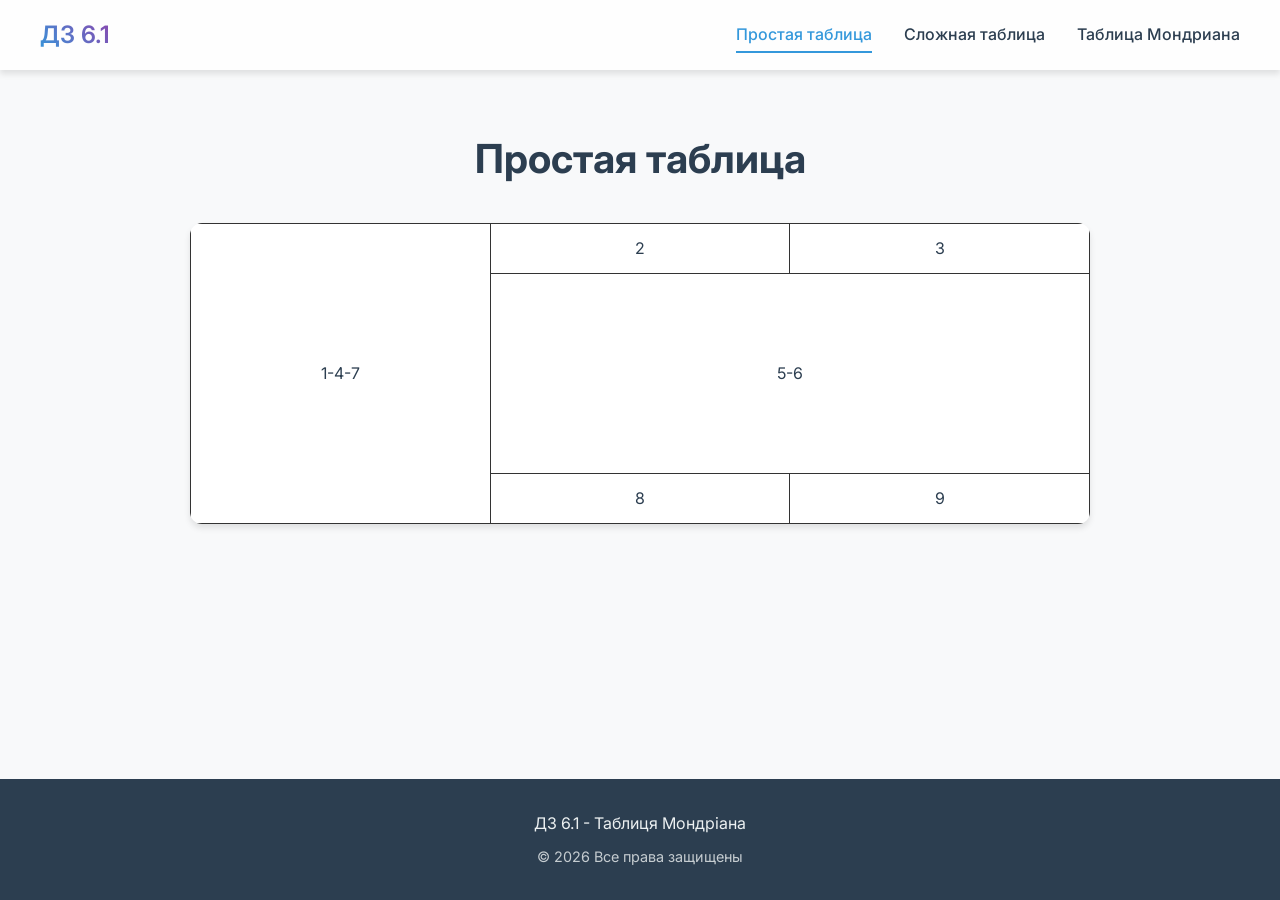
<file: index.html>
<!DOCTYPE html>
<html lang="en">

<head>
    <meta charset="UTF-8">
    <meta http-equiv="X-UA-Compatible" content="IE=edge">
    <meta name="viewport" content="width=device-width, initial-scale=1.0">
    <link rel="stylesheet" href="normalize.css">
    <link rel="stylesheet" href="style.css">
    <title>Table 1</title>
</head>

<body>
    <header class="header">
        <div class="container">
            <a href="index.html" class="logo">ДЗ 6.1</a>
            <nav class="nav-links">
                <a href="index.html" class="active">Простая таблица</a>
                <a href="table2.html">Сложная таблица</a>
                <a href="table3.html">Таблица Мондриана</a>
            </nav>
        </div>
    </header>

    <main class="content">
        <div class="container">
            <h1>Простая таблица</h1>
            <table class="simple-table">
                <colgroup>
                    <col class="w33p">
                    <col class="w33p">
                    <col class="w33p">
                </colgroup>

                <tr class="h50">
                    <td rowspan="3">1-4-7</td>
                    <td>2</td>
                    <td>3</td>
                </tr>

                <tr>
                    <td class="h200" colspan="2">5-6</td>
                </tr>

                <tr class="h50">
                    <td>8</td>
                    <td>9</td>
                </tr>
            </table>
        </div>
    </main>

    <footer class="footer">
        <div class="container">
            <p>ДЗ 6.1 - Таблиця Мондріана</p>
            <p class="copyright">© 2026 Все права защищены</p>
        </div>
    </footer>
</body>

</html>
</file>
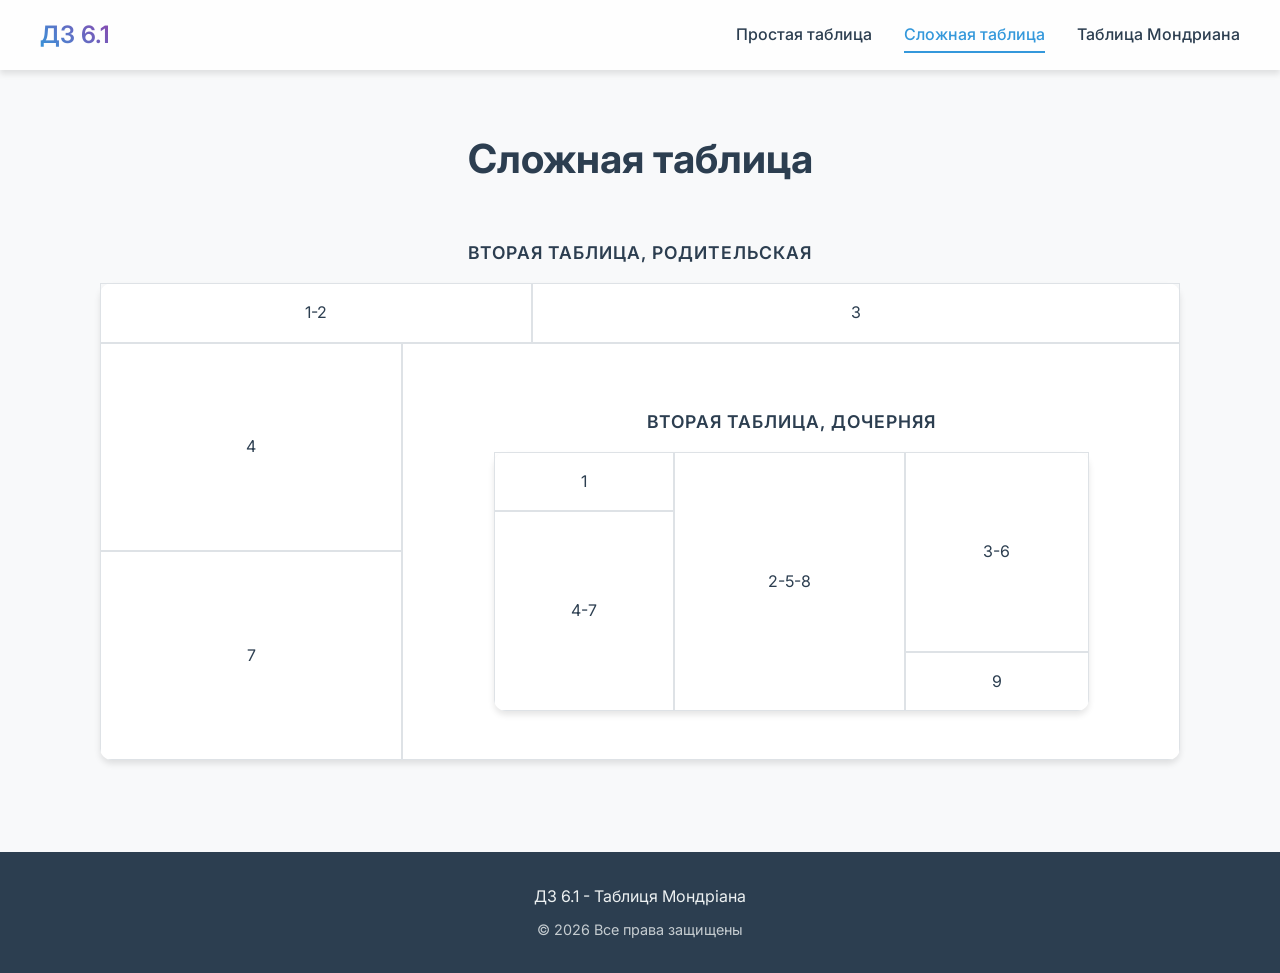
<file: table2.html>
<!DOCTYPE html>
<html lang="en">

<head>
    <meta charset="UTF-8">
    <meta http-equiv="X-UA-Compatible" content="IE=edge">
    <meta name="viewport" content="width=device-width, initial-scale=1.0">
    <link rel="stylesheet" href="normalize.css">
    <link rel="stylesheet" href="style.css">
    <title>Table 1</title>
</head>

<body>
    <header class="header">
        <div class="container">
            <a href="index.html" class="logo">ДЗ 6.1</a>
            <nav class="nav-links">
                <a href="index.html">Простая таблица</a>
                <a href="table2.html" class="active">Сложная таблица</a>
                <a href="table3.html">Таблица Мондриана</a>
            </nav>
        </div>
    </header>

    <main class="content">
        <div class="container">
            <h1>Сложная таблица</h1>
            <table class="w90p">
                <caption>Вторая таблица, РОДИТЕЛЬСКАЯ</caption>
                <tr>
                    <td class="w40p" colspan="2">1-2</td>
                    <td class="w60p">3</td>
                </tr>
                <tr>
                    <td class="w28p">4</td>
                    <td class="w72p" colspan="2" rowspan="2">

                        <table class="w80p">
                            <caption>Вторая таблица, ДОЧЕРНЯЯ</caption>
                            <tr>
                                <td>1</td>
                                <td rowspan="3">2-5-8</td>
                                <td class="h200" rowspan="2">3-6</td>
                            </tr>
                            <tr>
                                <td class="h200" rowspan="2">4-7</td>
                            </tr>
                            <tr>
                                <td>9</td>
                            </tr>
                        </table>

                    </td>
                </tr>
                <tr>
                    <td class="w28p">7</td>
                </tr>
            </table>

        </div>
    </main>

    <footer class="footer">
        <div class="container">
            <p>ДЗ 6.1 - Таблиця Мондріана</p>
            <p class="copyright">© 2026 Все права защищены</p>
        </div>
    </footer>
</body>

</html>
</file>
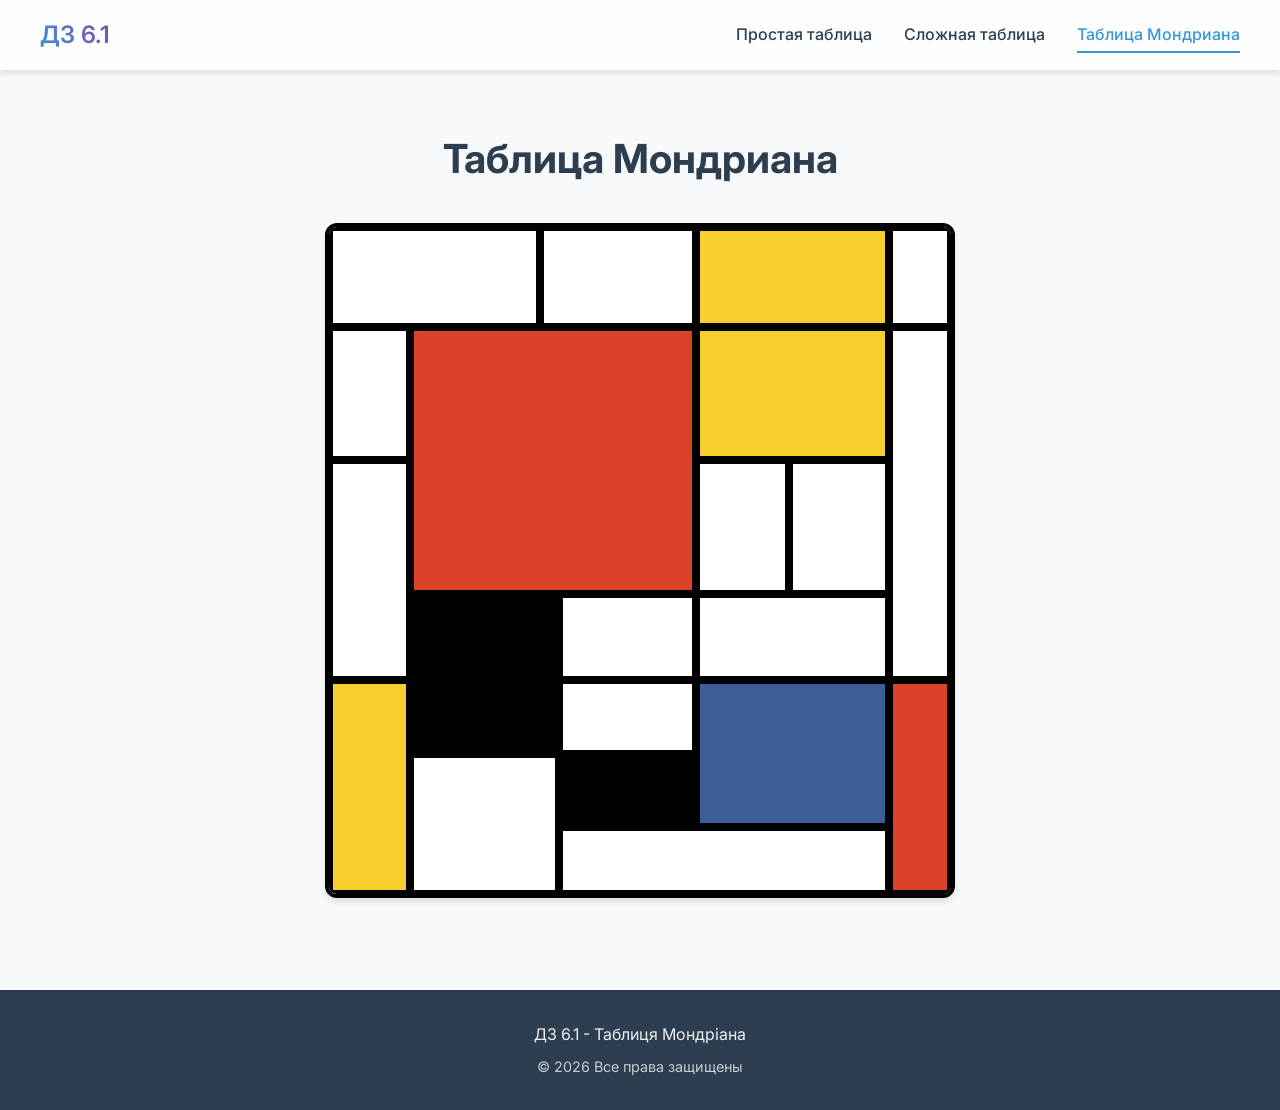
<file: table3.html>
<!DOCTYPE html>
<html lang="en">

<head>
    <meta charset="UTF-8">
    <meta http-equiv="X-UA-Compatible" content="IE=edge">
    <meta name="viewport" content="width=device-width, initial-scale=1.0">
    <link rel="stylesheet" href="normalize.css">
    <link rel="stylesheet" href="style.css">
    <title>Table 1</title>
</head>

<body>
    <header class="header">
        <div class="container">
            <a href="index.html" class="logo">ДЗ 6.1</a>
            <nav class="nav-links">
                <a href="index.html">Простая таблица</a>
                <a href="table2.html">Сложная таблица</a>
                <a href="table3.html" class="active">Таблица Мондриана</a>
            </nav>
        </div>
    </header>

    <main class="content">
        <div class="container">
            <h1>Таблица Мондриана</h1>
            <table class="mondrian">
                <tr class="mondrian-r1">
                    <td class="w34p" colspan="2">11-12</td>
                    <td class="w25p" colspan="2">13-14</td>
                    <td class="w31p yelloy" colspan="2">15-16</td>
                    <td class="w10p">17</td>
                </tr>
                <tr class="mondrian-r2-3">
                    <td class="w13p">21</td>
                    <td class="w46p red" rowspan="2" colspan="3">22-23-24-32-33-34</td>
                    <td class="w31p yelloy" colspan="2">25-26</td>
                    <td class="w10p" rowspan="3">27-37-47</td>
                </tr>
                <tr class="mondrian-r2-3">
                    <td class="w13p" rowspan="2">31-41</td>
                    <td class="w15p">35</td>
                    <td class="w16p">36</td>
                </tr>
                <tr class="mondrian-r4">
                    <td class="w24p black" colspan="2" rowspan="2">42-43-52-53</td>
                    <td class="w22p">44</td>
                    <td class="w31p" colspan="2">45-46</td>
                </tr>

                <tr class="mondrian-r5">
                    <td class="w13p yelloy" rowspan="3">51-61-71</td>
                    <td class="w22p">54</td>
                    <td class="w31p blue" colspan="2" rowspan="2">55-56-65-66</td>
                    <td class="w10p red" rowspan="3">57-67-77</td>
                </tr>

                <tr class="mondrian-r6">
                    <td class="w24p" colspan="2" rowspan="2">62-63-72-73</td>
                    <td class="w22p black">64</td>
                </tr>

                <tr class="mondrian-r7">
                    <td colspan="3">74-75-76</td>
                </tr>
            </table>
        </div>
    </main>

    <footer class="footer">
        <div class="container">
            <p>ДЗ 6.1 - Таблиця Мондріана</p>
            <p class="copyright">© 2026 Все права защищены</p>
        </div>
    </footer>
</body>

</html>
</file>
<file: style.css>
@import url('https://fonts.googleapis.com/css2?family=Inter:wght@400;600&display=swap');

:root {
    --primary-color: #3498db;
    --primary-hover: #2980b9;
    --bg-color: #f8f9fa;
    --text-color: #2c3e50;
    --header-bg: rgba(255, 255, 255, 0.8);
    --footer-bg: #2c3e50;
    --footer-text: #ecf0f1;
    --shadow: 0 4px 6px rgba(0, 0, 0, 0.1);
    --transition: all 0.3s ease;
}

* {
    box-sizing: border-box;
    margin: 0;
    padding: 0;
}

body {
    background-color: var(--bg-color);
    font-family: 'Inter', sans-serif;
    color: var(--text-color);
    line-height: 1.6;
    min-height: 100vh;
    display: flex;
    flex-direction: column;
}

.container {
    width: min(100% - 40px, 1200px);
    margin-inline: auto;
}

/* Header & Menu */
.header {
    background-color: var(--header-bg);
    backdrop-filter: blur(10px);
    padding: 1rem 0;
    position: fixed;
    width: 100%;
    top: 0;
    z-index: 1000;
    box-shadow: var(--shadow);
}

.header .container {
    display: flex;
    justify-content: space-between;
    align-items: center;
}

.logo {
    font-size: 1.5rem;
    font-weight: 600;
    background: linear-gradient(45deg, var(--primary-color), #8e44ad);
    -webkit-background-clip: text;
    -webkit-text-fill-color: transparent;
    text-decoration: none;
    transition: var(--transition);
}

.logo:hover {
    filter: brightness(1.2);
    transform: scale(1.05);
}

.nav-links {
    display: flex;
    gap: 2rem;
}

.nav-links a {
    text-decoration: none;
    color: var(--text-color);
    font-weight: 500;
    transition: var(--transition);
    position: relative;
}

.nav-links a::after {
    content: '';
    position: absolute;
    bottom: -5px;
    left: 0;
    width: 0;
    height: 2px;
    background-color: var(--primary-color);
    transition: var(--transition);
}

.nav-links a:hover {
    color: var(--primary-color);
}

.nav-links a:hover::after {
    width: 100%;
}

.nav-links a.active {
    color: var(--primary-color);
}

.nav-links a.active::after {
    width: 100%;
}

/* Content */
.content {
    margin-top: 100px;
    margin-bottom: 60px;
    flex: 1;
}

h1 {
    margin-bottom: 2rem;
    text-align: center;
    font-size: 2.5rem;
    animation: fadeIn 0.8s ease-out;
}

@keyframes fadeIn {
    from {
        opacity: 0;
        transform: translateY(20px);
    }

    to {
        opacity: 1;
        transform: translateY(0);
    }
}

/* Footer */
.footer {
    background-color: var(--footer-bg);
    color: var(--footer-text);
    padding: 2rem 0;
    text-align: center;
    margin-top: auto;
}

.footer .container {
    display: flex;
    flex-direction: column;
    gap: 0.5rem;
}

.copyright {
    font-size: 0.9rem;
    opacity: 0.8;
}

/* Tables */
table {
    border-collapse: separate;
    border-spacing: 0;
    width: 100%;
    margin: 2rem auto;
    background-color: white;
    border-radius: 12px;
    overflow: hidden;
    box-shadow: var(--shadow);
    transition: var(--transition);
    animation: fadeIn 1s ease-out;
}

table:hover {
    transform: translateY(-5px);
    box-shadow: 0 10px 20px rgba(0, 0, 0, 0.1);
}

caption {
    padding: 1rem;
    font-weight: 600;
    color: var(--text-color);
    font-size: 1.1rem;
    text-transform: uppercase;
    letter-spacing: 1px;
}

td {
    border: 1px solid #dee2e6;
    padding: 1rem;
    text-align: center;
    transition: var(--transition);
}

td:hover {
    background-color: rgba(52, 152, 219, 0.05);
}

.h200 {
    height: 200px;
}

.h50 {
    height: 50px;
}

.w90p {
    width: 90%;
}

.w80p {
    width: 80%;
}

.w75p {
    width: 75%;
}

.w60p {
    width: 60%;
}

.w40p {
    width: 40%;
}

.w28p {
    width: 28%;
}

.w72p {
    width: 72%;
}

/* Mondrian Specific */
.mondrian {
    width: 70vmin;
    height: 75vmin;
    margin: 2rem auto;
    border: 4px solid #000;
    background-color: #fff;
    color: transparent;
}

.mondrian td {
    border: 4px solid #000;
    padding: 0;
}

.w13p {
    width: 13%;
}

.w21p {
    width: 21%;
}

.w34p {
    width: 34%;
}

.w3p {
    width: 3%;
}

.w22p {
    width: 22%;
}

.w24p {
    width: 24%;
}

.w25p {
    width: 25%;
}

.w46p {
    width: 46%;
}

.w15p {
    width: 15%;
}

.w16p {
    width: 16%;
}

.w31p {
    width: 31%;
}

.w10p {
    width: 10%;
}

tr.mondrian-r1 td {
    height: 15%;
}

tr.mondrian-r2-3 td {
    height: 20%;
}

tr.mondrian-r4 td {
    height: 13%;
}

tr.mondrian-r5 td {
    height: 11%;
}

tr.mondrian-r6 td {
    height: 11%;
}

tr.mondrian-r7 td {
    height: 10%;
}

.yelloy {
    background-color: #F8CE2E;
}

.red {
    background-color: #DA422A;
}

.black {
    background-color: #000;
}

.blue {
    background-color: #3C5F99;
}

/* Simple table from task */
.simple-table {
    width: 75%;
    table-layout: fixed;
    border-collapse: collapse;
}

.simple-table .w33p {
    width: 33.33%;
}

.simple-table td {
    height: 50px;
    padding: 0;
    border: 1px solid #333;
    text-align: center;
    vertical-align: middle;
}

.simple-table .h200 {
    height: 200px;
}
</file>
